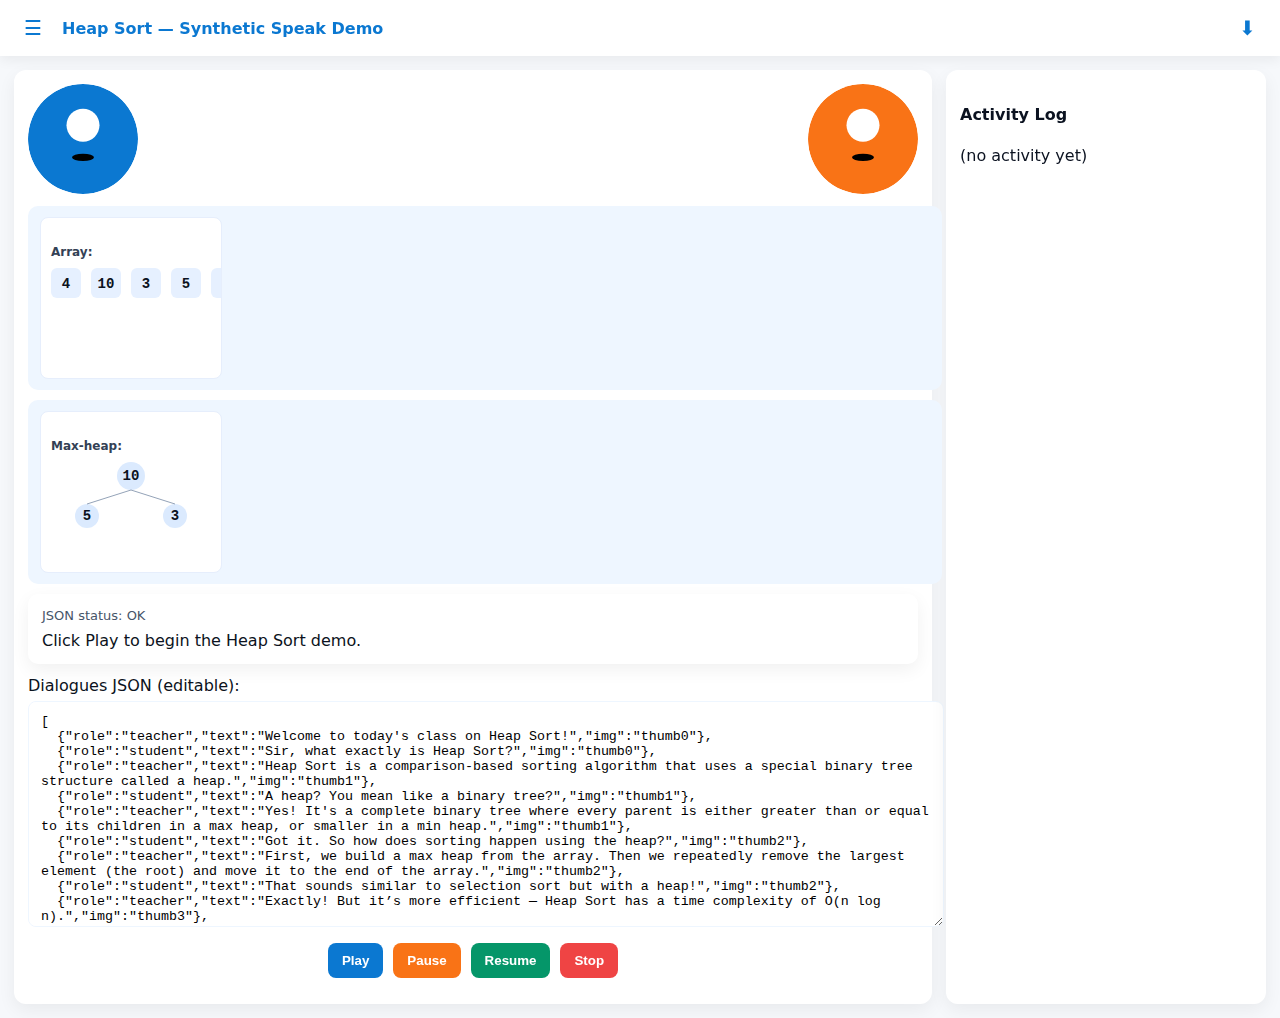
<file: index.html>
<!doctype html>
<html lang="en">
<head>
<meta charset="utf-8" />
<meta name="viewport" content="width=device-width,initial-scale=1" />
<title>Heap Sort — Synthetic Speak Demo (Dashboard)</title>
<style>
  :root{--blue:#0b78d1;--orange:#f97316}
  body{font-family:Inter,system-ui,Arial,sans-serif;background:#f6f8fb;margin:0;padding:0;color:#0b1220}
  header{background:#fff;padding:10px 16px;box-shadow:0 4px 12px rgba(0,0,0,0.06);display:flex;align-items:center;justify-content:space-between;gap:12px;position:relative;z-index:200}
  .brand{font-weight:800;font-size:16px;color:var(--blue)}
  .icon-btn{background:transparent;border:0;padding:8px;border-radius:8px;cursor:pointer;display:inline-flex;align-items:center;justify-content:center;color:var(--blue);font-size:20px;line-height:1}

  .layout{display:grid;grid-template-columns:1fr 320px;gap:14px;padding:14px}
  .panel{background:#fff;border-radius:12px;padding:14px;box-shadow:0 6px 18px rgba(0,0,0,0.06)}

  .avatars{display:flex;justify-content:space-between;align-items:center;margin-bottom:12px}
  .avatar{width:110px;height:110px;border-radius:50%;overflow:hidden}

  .slide{position:relative;margin:10px auto;width:100%;height:160px;background:#eef6ff;border-radius:10px;display:flex;align-items:center;gap:12px;font-weight:600;padding:12px}
  .slide .slide-image{width:180px;height:100%;flex:0 0 180px;border-radius:8px;display:flex;align-items:center;justify-content:center;overflow:auto;background:white;border:1px solid #e6eefc}
  .slide .slide-image img{max-width:100%;height:auto;display:block}
  .slide .slide-text{flex:1;padding:8px;overflow:auto}
  .slide.teacher{background:linear-gradient(90deg, rgba(11,120,209,0.06), rgba(255,255,255,0));border:1px solid rgba(11,120,209,0.12)}
  .slide.student{background:linear-gradient(90deg, rgba(249,115,22,0.06), rgba(255,255,255,0));border:1px solid rgba(249,115,22,0.12)}
  .slide-badge{position:absolute;top:8px;right:12px;padding:6px 8px;border-radius:999px;font-weight:700;font-size:12px;color:white}
  .slide-badge.teacher{background:var(--blue)}
  .slide-badge.student{background:var(--orange)}

  .dialogue-box{background:#fff;border-radius:10px;padding:14px;margin-top:10px;box-shadow:0 6px 18px rgba(2,6,23,0.06)}
  .status{font-size:13px;color:#475569;margin-bottom:8px}

  footer.controls{display:flex;justify-content:center;gap:10px;padding:12px}
  .btn{padding:10px 14px;border:none;border-radius:8px;color:#fff;font-weight:700;cursor:pointer}
  .primary{background:var(--blue)}
  .warn{background:var(--orange)}
  .success{background:#059669}
  .danger{background:#ef4444}

  /* drawer uses display block / none per request */
  .drawer{display:none;position:fixed;top:0;left:0;width:340px;height:100vh;background:#fff;box-shadow:4px 0 24px rgba(2,6,23,0.12);z-index:210;padding:18px;overflow:auto}
  .drawer.open{display:block}
  .drawer-backdrop{display:none;position:fixed;inset:0;background:rgba(3,7,18,0.35);z-index:205}
  .drawer-backdrop.open{display:block}

  .mini-widget{position:fixed;top:12px;right:12px;width:56px;height:56px;border-radius:10px;background:linear-gradient(135deg,var(--blue),#60a5fa);display:flex;align-items:center;justify-content:center;color:white;font-weight:800;box-shadow:0 6px 20px rgba(2,6,23,0.18);z-index:200;visibility:hidden;opacity:0;transform:translateY(-6px);transition:all .18s ease}
  .mini-widget.show{visibility:visible;opacity:1;transform:translateY(0)}

  .history{display:flex;flex-direction:column;gap:8px;max-height:60vh;overflow:auto}

  textarea.json-input{width:100%;height:200px;padding:12px;border-radius:8px;border:1px solid #eef6ff;font-family:monospace}

  @media(max-width:900px){.layout{grid-template-columns:1fr}}
</style>
</head>
<body>
<header>
  <div style="display:flex;align-items:center;gap:12px">
    <button id="openDrawerBtn" class="icon-btn" aria-label="Open drawer">☰</button>
    <div class="brand">Heap Sort — Synthetic Speak Demo</div>
  </div>
  <div style="display:flex;align-items:center;gap:8px">
    <button id="collapseBtn" class="icon-btn" aria-label="Collapse to mini">⬇︎</button>
  </div>
</header>

<!-- Drawer + backdrop -->
<aside class="drawer" id="drawer">
  <h3>Voice Controls</h3>
  <p style="color:#475569">Choose voices and rates for teacher & student.</p>
  <label style="display:block;margin-top:8px">Teacher Voice
    <select id="teacherVoiceSelect" style="width:100%;padding:8px;border-radius:8px;border:1px solid #eef6ff"></select>
  </label>
  <label style="display:block;margin-top:8px">Teacher Rate
    <input id="teacherRate" type="range" min="0.6" max="1.5" step="0.05" value="1" style="width:100%" />
  </label>
  <hr style="margin:12px 0" />
  <label style="display:block;margin-top:8px">Student Voice
    <select id="studentVoiceSelect" style="width:100%;padding:8px;border-radius:8px;border:1px solid #eef6ff"></select>
  </label>
  <label style="display:block;margin-top:8px">Student Rate
    <input id="studentRate" type="range" min="0.6" max="1.5" step="0.05" value="1" style="width:100%" />
  </label>
  <div style="display:flex;gap:8px;margin-top:12px">
    <button id="drawerCloseBtn" class="btn primary">Done</button>
    <button id="resetVoicesBtn" class="btn" style="background:#eef6ff;color:var(--blue)">Reset</button>
  </div>
</aside>
<div class="drawer-backdrop" id="drawerBackdrop"></div>

<div class="mini-widget" id="miniWidget"><button id="restoreBtn" style="background:transparent;border:0;color:white;cursor:pointer" aria-label="Restore">⇪</button></div>

<div class="layout">
  <div class="panel" id="mainPanel">
    <div class="avatars">
      <svg id="teacherAvatar" class="avatar" viewBox="0 0 120 120"><circle cx="60" cy="60" r="60" fill="#0b78d1"/><circle cx="60" cy="45" r="18" fill="#fff"/><g class="mouth" transform="translate(0,0)"><ellipse cx="60" cy="80" rx="12" ry="4" fill="#000"/></g></svg>
      <svg id="studentAvatar" class="avatar" viewBox="0 0 120 120"><circle cx="60" cy="60" r="60" fill="#f97316"/><circle cx="60" cy="45" r="18" fill="#fff"/><g class="mouth" transform="translate(0,0)"><ellipse cx="60" cy="80" rx="12" ry="4" fill="#000"/></g></svg>
    </div>

    <div class="slide" id="slideTop">
      <div class="slide-image" id="slideTopImage"></div>
      <div class="slide-text" id="slideTopText"></div>
      <div class="slide-badge" id="slideTopBadge"></div>
    </div>

    <div class="slide" id="slideBottom">
      <div class="slide-image" id="slideBottomImage"></div>
      <div class="slide-text" id="slideBottomText"></div>
      <div class="slide-badge" id="slideBottomBadge"></div>
    </div>

    <div class="dialogue-box">
      <div id="jsonStatus" class="status">JSON status: OK</div>
      <div id="currentSpeaker" style="font-weight:700"></div>
      <div id="currentDialogue">Click Play to begin the Heap Sort demo.</div>
    </div>

    <div style="margin-top:12px">
      <label style="display:block;margin-bottom:6px">Dialogues JSON (editable):</label>
      <textarea id="dialoguesText" class="json-input">[
  {"role":"teacher","text":"Welcome to today's class on Heap Sort!","img":"thumb0"},
  {"role":"student","text":"Sir, what exactly is Heap Sort?","img":"thumb0"},
  {"role":"teacher","text":"Heap Sort is a comparison-based sorting algorithm that uses a special binary tree structure called a heap.","img":"thumb1"},
  {"role":"student","text":"A heap? You mean like a binary tree?","img":"thumb1"},
  {"role":"teacher","text":"Yes! It's a complete binary tree where every parent is either greater than or equal to its children in a max heap, or smaller in a min heap.","img":"thumb1"},
  {"role":"student","text":"Got it. So how does sorting happen using the heap?","img":"thumb2"},
  {"role":"teacher","text":"First, we build a max heap from the array. Then we repeatedly remove the largest element (the root) and move it to the end of the array.","img":"thumb2"},
  {"role":"student","text":"That sounds similar to selection sort but with a heap!","img":"thumb2"},
  {"role":"teacher","text":"Exactly! But it’s more efficient — Heap Sort has a time complexity of O(n log n).","img":"thumb3"},
  {"role":"student","text":"Could you walk me through an example?","img":"thumb0"},
  {"role":"teacher","text":"Sure! Let's take [4, 10, 3, 5, 1]. We first build a max heap so the largest number 10 is at the root.","img":"thumb1"},
  {"role":"student","text":"Then we swap 10 with the last element and reduce the heap size?","img":"thumb2"},
  {"role":"teacher","text":"Yes! We heapify the remaining elements, repeat the process, and finally we get a sorted array [1, 3, 4, 5, 10].","img":"thumb4"},
  {"role":"student","text":"That's neat! And it works in-place too, right?","img":"thumb4"},
  {"role":"teacher","text":"Correct. No extra arrays are needed. That’s why Heap Sort is very memory-efficient.","img":"thumb4"}
]</textarea>
    </div>

    <footer class="controls">
      <button id="playBtn" class="btn primary">Play</button>
      <button id="pauseBtn" class="btn warn">Pause</button>
      <button id="resumeBtn" class="btn success">Resume</button>
      <button id="stopBtn" class="btn danger">Stop</button>
    </footer>
  </div>

  <aside class="panel" id="rightPanel">
    <h4>Activity Log</h4>
    <div id="history" class="history">(no activity yet)</div>
  </aside>
</div>

<script>
// DOM
const openDrawerBtn = document.getElementById('openDrawerBtn');
const drawer = document.getElementById('drawer');
const drawerBackdrop = document.getElementById('drawerBackdrop');
const drawerCloseBtn = document.getElementById('drawerCloseBtn');
const resetVoicesBtn = document.getElementById('resetVoicesBtn');
const collapseBtn = document.getElementById('collapseBtn');
const miniWidget = document.getElementById('miniWidget');
const restoreBtn = document.getElementById('restoreBtn');
const teacherVoiceSelect = document.getElementById('teacherVoiceSelect');
const studentVoiceSelect = document.getElementById('studentVoiceSelect');
const teacherRate = document.getElementById('teacherRate');
const studentRate = document.getElementById('studentRate');
const playBtn = document.getElementById('playBtn');
const pauseBtn = document.getElementById('pauseBtn');
const resumeBtn = document.getElementById('resumeBtn');
const stopBtn = document.getElementById('stopBtn');
const slideTopText = document.getElementById('slideTopText');
const slideBottomText = document.getElementById('slideBottomText');
const slideTopImage = document.getElementById('slideTopImage');
const slideBottomImage = document.getElementById('slideBottomImage');
const slideTopBadge = document.getElementById('slideTopBadge');
const slideBottomBadge = document.getElementById('slideBottomBadge');
const historyEl = document.getElementById('history');
const currentSpeaker = document.getElementById('currentSpeaker');
const currentDialogue = document.getElementById('currentDialogue');
const teacherAvatar = document.getElementById('teacherAvatar');
const studentAvatar = document.getElementById('studentAvatar');
const dialoguesText = document.getElementById('dialoguesText');
const jsonStatus = document.getElementById('jsonStatus');

// Drawer handlers
function toggleDrawer(open){
  if(open){ drawer.classList.add('open'); drawerBackdrop.classList.add('open'); populateVoices(); setTimeout(()=>{ if(teacherVoiceSelect) teacherVoiceSelect.focus(); },120); }
  else { drawer.classList.remove('open'); drawerBackdrop.classList.remove('open'); }
}
openDrawerBtn.addEventListener('click', ()=>toggleDrawer(true));
drawerBackdrop.addEventListener('click', ()=>toggleDrawer(false));
if(drawerCloseBtn) drawerCloseBtn.addEventListener('click', ()=>toggleDrawer(false));
if(resetVoicesBtn) resetVoicesBtn.addEventListener('click', ()=>{ teacherVoiceSelect.selectedIndex=0; studentVoiceSelect.selectedIndex=1; teacherRate.value=1; studentRate.value=1; populateVoices(); });
window.addEventListener('keydown',(e)=>{ if(e.key === 'Escape') toggleDrawer(false); });

// Collapse / restore
collapseBtn.addEventListener('click', ()=>{ document.querySelector('.layout').style.display='none'; miniWidget.classList.add('show'); });
if(restoreBtn) restoreBtn.addEventListener('click', ()=>{ document.querySelector('.layout').style.display='grid'; miniWidget.classList.remove('show'); });

// thumb SVGs (illustrative images for slides)
const thumbs = [
  // initial array
  `<svg viewBox="0 0 180 120" xmlns="http://www.w3.org/2000/svg"><rect width="180" height="120" fill="#fff"/><text x="10" y="18" font-size="12" fill="#334155">Array:</text><g font-family="monospace" font-size="14" fill="#0b1220"><rect x="10" y="30" width="30" height="30" rx="6" fill="#e6f0ff"/><text x="25" y="50" text-anchor="middle">4</text><rect x="50" y="30" width="30" height="30" rx="6" fill="#e6f0ff"/><text x="65" y="50" text-anchor="middle">10</text><rect x="90" y="30" width="30" height="30" rx="6" fill="#e6f0ff"/><text x="105" y="50" text-anchor="middle">3</text><rect x="130" y="30" width="30" height="30" rx="6" fill="#e6f0ff"/><text x="145" y="50" text-anchor="middle">5</text><rect x="170" y="30" width="30" height="30" rx="6" fill="#e6f0ff"/><text x="185" y="50" text-anchor="middle">1</text></g></svg>`,
  // heapified
  `<svg viewBox="0 0 180 120" xmlns="http://www.w3.org/2000/svg"><rect width="180" height="120" fill="#fff"/><text x="10" y="18" font-size="12" fill="#334155">Max-heap:</text><g font-family="monospace" font-size="14" fill="#0b1220"><circle cx="90" cy="44" r="14" fill="#dbeafe"/><text x="90" y="48" text-anchor="middle">10</text><circle cx="46" cy="84" r="12" fill="#dbeafe"/><text x="46" y="88" text-anchor="middle">5</text><circle cx="134" cy="84" r="12" fill="#dbeafe"/><text x="134" y="88" text-anchor="middle">3</text><line x1="90" y1="58" x2="46" y2="72" stroke="#94a3b8"/><line x1="90" y1="58" x2="134" y2="72" stroke="#94a3b8"/></g></svg>`,
  // swap root with last
  `<svg viewBox="0 0 180 120" xmlns="http://www.w3.org/2000/svg"><rect width="180" height="120" fill="#fff"/><text x="10" y="18" font-size="12" fill="#334155">Swap root &amp; end:</text><g font-family="monospace" font-size="14" fill="#0b1220"><rect x="10" y="30" width="30" height="30" rx="6" fill="#fee2e2"/><text x="25" y="50" text-anchor="middle">1</text><rect x="50" y="30" width="30" height="30" rx="6" fill="#e6f0ff"/><text x="65" y="50" text-anchor="middle">5</text><rect x="90" y="30" width="30" height="30" rx="6" fill="#e6f0ff"/><text x="105" y="50" text-anchor="middle">3</text><rect x="130" y="30" width="30" height="30" rx="6" fill="#fde68a"/><text x="145" y="50" text-anchor="middle">10</text></g></svg>`,
  // heapify remaining
  `<svg viewBox="0 0 180 120" xmlns="http://www.w3.org/2000/svg"><rect width="180" height="120" fill="#fff"/><text x="10" y="18" font-size="12" fill="#334155">Heapify remaining:</text><g font-family="monospace" font-size="14" fill="#0b1220"><rect x="10" y="30" width="30" height="30" rx="6" fill="#e6f0ff"/><text x="25" y="50" text-anchor="middle">1</text><rect x="50" y="30" width="30" height="30" rx="6" fill="#fde68a"/><text x="65" y="50" text-anchor="middle">5</text><rect x="90" y="30" width="30" height="30" rx="6" fill="#e6f0ff"/><text x="105" y="50" text-anchor="middle">3</text></g></svg>`,
  // sorted
  `<svg viewBox="0 0 180 120" xmlns="http://www.w3.org/2000/svg"><rect width="180" height="120" fill="#fff"/><text x="10" y="18" font-size="12" fill="#334155">Sorted:</text><g font-family="monospace" font-size="14" fill="#0b1220"><rect x="10" y="30" width="30" height="30" rx="6" fill="#dcfce7"/><text x="25" y="50" text-anchor="middle">1</text><rect x="50" y="30" width="30" height="30" rx="6" fill="#dcfce7"/><text x="65" y="50" text-anchor="middle">3</text><rect x="90" y="30" width="30" height="30" rx="6" fill="#dcfce7"/><text x="105" y="50" text-anchor="middle">4</text><rect x="130" y="30" width="30" height="30" rx="6" fill="#dcfce7"/><text x="145" y="50" text-anchor="middle">5</text><rect x="170" y="30" width="30" height="30" rx="6" fill="#dcfce7"/><text x="185" y="50" text-anchor="middle">10</text></g></svg>`
];
let tIndex = 0; function nextThumb(){ return thumbs[tIndex++ % thumbs.length]; }

// voice population
let voices = [];
function populateVoices(){
  voices = speechSynthesis.getVoices() || [];
  if(!voices.length){ setTimeout(populateVoices,300); return; }
  const teacherVoiceSelect = document.getElementById('teacherVoiceSelect');
  const studentVoiceSelect = document.getElementById('studentVoiceSelect');
  teacherVoiceSelect.innerHTML=''; studentVoiceSelect.innerHTML='';
  voices.forEach(v=>{ teacherVoiceSelect.appendChild(new Option(`${v.name} — ${v.lang}`, v.name)); studentVoiceSelect.appendChild(new Option(`${v.name} — ${v.lang}`, v.name)); });
  if(voices.length){ teacherVoiceSelect.value = voices[0].name; studentVoiceSelect.value = voices[Math.min(1,voices.length-1)].name; }
}
speechSynthesis.onvoiceschanged = populateVoices; setTimeout(populateVoices,500);

// parsing
function parseDialogues(){
  const raw = document.getElementById('dialoguesText').value.trim(); if(!raw) return [];
  try{
    const parsed = JSON.parse(raw);
    if(Array.isArray(parsed) && parsed.every(it=>it.role && it.text)){
      document.getElementById('jsonStatus').textContent = 'JSON status: OK';
      return parsed.map(it=>({ role: String(it.role).toLowerCase(), text: String(it.text), img: it.img || null }));
    }
    document.getElementById('jsonStatus').textContent = 'JSON status: Invalid structure';
    return [];
  }catch(e){ document.getElementById('jsonStatus').textContent = 'JSON status: parse error'; return []; }
}

// helper to set image into slide-image container. supports:
//  - 'thumbN' keys (maps to internal thumbs array)
//  - data: or http(s) URLs (rendered via <img>)
function setSlideImage(container, imgKey){
  if(!container) return;
  if(!imgKey){ container.innerHTML = ''; return; }
  if(typeof imgKey === 'string' && imgKey.startsWith('thumb')){
    const idx = parseInt(imgKey.replace('thumb',''),10) || 0;
    container.innerHTML = thumbs[idx % thumbs.length] || '';
    return;
  }
  if(typeof imgKey === 'string' && (imgKey.startsWith('data:') || imgKey.startsWith('http'))){
    // safe rendering as an <img>
    container.innerHTML = `<img src="${imgKey}" alt="slide image">`;
    return;
  }
  // fallback: stringify
  container.textContent = String(imgKey);
}

// slide update (text + image + badge)
function pushSlide(line){
  const topText = document.getElementById('slideTopText');
  const bottomText = document.getElementById('slideBottomText');
  const topImage = document.getElementById('slideTopImage');
  const bottomImage = document.getElementById('slideBottomImage');
  const topBadge = document.getElementById('slideTopBadge');
  const bottomBadge = document.getElementById('slideBottomBadge');

  // shift bottom -> top
  topText.innerHTML = bottomText.innerHTML;
  topImage.innerHTML = bottomImage.innerHTML;
  topBadge.className = bottomBadge.className;
  topBadge.textContent = bottomBadge.textContent;

  // set bottom to new
  bottomText.innerHTML = line.text;
  // set image: prefer explicit img key from JSON; fallback to next internal thumb
  if(line.img){ setSlideImage(bottomImage, line.img); }
  else { bottomImage.innerHTML = nextThumb(); }
  bottomBadge.className = 'slide-badge ' + (line.role==='teacher' ? 'teacher' : 'student');
  bottomBadge.textContent = line.role==='teacher' ? 'Teacher' : 'Student';

  // add to history
  const row = document.createElement('div'); row.textContent = `${line.role.toUpperCase()}: ${line.text}`; document.getElementById('history').prepend(row);
}

// mouth animation
function animateMouth(avatar){ const mouth = avatar.querySelector('.mouth ellipse'); if(!mouth) return null; let s=1; return setInterval(()=>{ s = s===1?1.3:1; mouth.setAttribute('transform', `scale(1,${s})`); }, 200); }

function speakLine(line){
  return new Promise(res=>{
    const u = new SpeechSynthesisUtterance(line.text);
    const teacherVoiceSelect = document.getElementById('teacherVoiceSelect');
    const studentVoiceSelect = document.getElementById('studentVoiceSelect');
    const vName = (line.role==='teacher') ? teacherVoiceSelect.value : studentVoiceSelect.value;
    const v = voices.find(x=>x.name===vName) || voices.find(x=>/en/i.test(x.lang)) || null;
    if(v) u.voice = v;
    u.rate = (line.role==='teacher') ? parseFloat(teacherRate.value) : parseFloat(studentRate.value);
    let anim = null;
    u.onstart = ()=>{
      currentSpeaker.textContent = (line.role==='teacher') ? 'Teacher:' : 'Student:';
      currentDialogue.textContent = line.text;
      pushSlide(line);
      const avatar = (line.role==='teacher') ? teacherAvatar : studentAvatar;
      anim = animateMouth(avatar);
    };
    u.onend = ()=>{
      if(anim) clearInterval(anim);
      const avatar = (line.role==='teacher') ? teacherAvatar : studentAvatar;
      const mouth = avatar.querySelector('.mouth ellipse'); if(mouth) mouth.setAttribute('transform','scale(1,1)');
      setTimeout(res,120);
    };
    speechSynthesis.speak(u);
  });
}

let paused=false, stopped=false;
async function playAll(){
  const lines = parseDialogues(); if(lines.length===0){ currentDialogue.textContent='No valid dialogues found.'; return; }
  if(speechSynthesis.speaking) speechSynthesis.cancel(); paused=false; stopped=false;
  for(const l of lines){ if(stopped) break; await speakLine(l); while(paused && !stopped) await new Promise(r=>setTimeout(r,150)); }
  if(!stopped){ currentSpeaker.textContent=''; currentDialogue.textContent='All dialogues finished.'; }
}

// controls
playBtn.addEventListener('click', ()=>{ stopped=false; paused=false; playAll(); });
pauseBtn.addEventListener('click', ()=>{ if(speechSynthesis.speaking) { speechSynthesis.pause(); paused=true; } });
resumeBtn.addEventListener('click', ()=>{ if(paused){ speechSynthesis.resume(); paused=false; } });
stopBtn.addEventListener('click', ()=>{ if(speechSynthesis.speaking||paused){ speechSynthesis.cancel(); stopped=true; paused=false; currentDialogue.textContent='Playback stopped.'; } });

// initialise first two slide images
setSlideImage(document.getElementById('slideTopImage'),'thumb0');
setSlideImage(document.getElementById('slideBottomImage'),'thumb1');

</script>
</body>
</html>
</file>
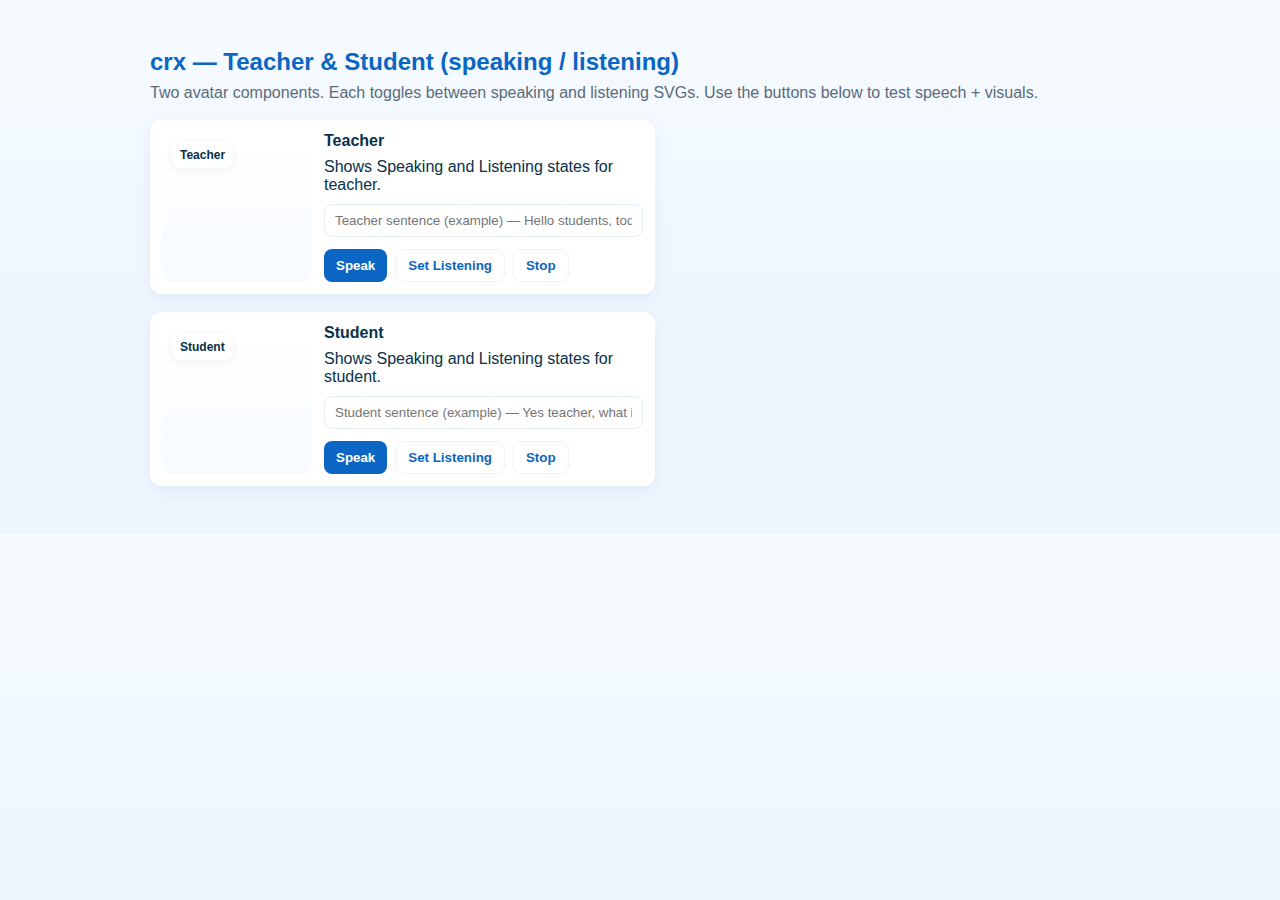
<file: crx.html>
<!doctype html>
<html lang="en">
<head>
<meta charset="utf-8" />
<meta name="viewport" content="width=device-width,initial-scale=1" />
<title>crx — Teacher & Student Avatars (speaking/listening)</title>
<style>
  :root{
    --bg:#f6fbff; --card:#fff; --accent:#0a66c2; --muted:#5b6b7a;
  }
  body{
    margin:0; font-family:Inter, "Segoe UI", Arial, sans-serif;
    background:linear-gradient(180deg,var(--bg), #eef6ff 60%);
    color:#08314b; -webkit-font-smoothing:antialiased;
  }
  .crx_page{
    max-width:980px; margin:28px auto; padding:20px;
  }
  h2{ margin:0 0 8px; color:var(--accent); }
  p.crx_note{ margin:6px 0 18px; color:var(--muted); }

  .crx_layout{
    display:flex; gap:18px; align-items:flex-start; flex-wrap:wrap;
  }

  /* Avatar card */
  .crx_card{
    background:var(--card); border-radius:12px; padding:12px;
    box-shadow: 0 6px 18px rgba(3,19,40,0.06);
    width:calc(50% - 9px); min-width:260px;
    display:flex; gap:12px; align-items:center;
  }
  .crx_avatar_zone{
    width:150px; height:150px; border-radius:12px; position:relative;
    overflow:hidden; display:flex; align-items:center; justify-content:center;
    background:linear-gradient(180deg,#ffffff,#f7fbff);
  }
  .crx_avatar_label{
    position:absolute; left:10px; top:10px; background:rgba(255,255,255,0.85);
    padding:6px 8px; border-radius:8px; font-weight:700; font-size:12px;
    color:#05314b; box-shadow:0 2px 8px rgba(0,0,0,0.06);
  }
  /* highlight speaking */
  .crx_speaking {
    transform:scale(1.06); transition:transform 180ms ease, box-shadow 180ms ease;
    box-shadow:0 10px 30px rgba(0,102,204,0.16);
  }
  .crx_listening { transform:scale(1); }

  /* small text area */
  .crx_info{ flex:1; min-width:0; }
  .crx_info p{ margin:0 0 8px 0; }
  .crx_controls{ display:flex; gap:8px; flex-wrap:wrap; margin-top:12px; }
  button.crx_btn{ padding:8px 12px; border-radius:8px; border:0; cursor:pointer; font-weight:700; background:var(--accent); color:#fff; }
  button.crx_btn.ghost{ background:transparent; color:var(--accent); border:1px solid rgba(10,102,194,0.08); }
  input.crx_input{ padding:8px 10px; border-radius:8px; border:1px solid #e6eef9; width:100%; box-sizing:border-box; }

  @media (max-width:720px){
    .crx_card{ width:100%; }
    .crx_avatar_zone{ width:120px; height:120px; }
  }
</style>
</head>
<body>
  <div class="crx_page">
    <h2>crx — Teacher & Student (speaking / listening)</h2>
    <p class="crx_note">Two avatar components. Each toggles between speaking and listening SVGs. Use the buttons below to test speech + visuals.</p>

    <div class="crx_layout">
      <!-- Teacher card -->
      <div class="crx_card" id="crx_card_teacher">
        <div class="crx_avatar_zone" id="crx_avatar_zone_teacher" aria-hidden="false">
          <div class="crx_avatar_label">Teacher</div>
          <div id="crx_avatar_teacher_inner" aria-live="polite"></div>
        </div>
        <div class="crx_info">
          <p style="font-weight:700">Teacher</p>
          <p class="crx_small">Shows Speaking and Listening states for teacher.</p>

          <div style="margin-top:10px">
            <input id="crx_teacher_text" class="crx_input" placeholder="Teacher sentence (example) — Hello students, today we learn arrays." />
          </div>

          <div class="crx_controls">
            <button class="crx_btn" id="crx_btn_teacher_speak">Speak</button>
            <button class="crx_btn ghost" id="crx_btn_teacher_listen">Set Listening</button>
            <button class="crx_btn ghost" id="crx_btn_teacher_stop">Stop</button>
          </div>
        </div>
      </div>

      <!-- Student card -->
      <div class="crx_card" id="crx_card_student">
        <div class="crx_avatar_zone" id="crx_avatar_zone_student" aria-hidden="false">
          <div class="crx_avatar_label">Student</div>
          <div id="crx_avatar_student_inner" aria-live="polite"></div>
        </div>
        <div class="crx_info">
          <p style="font-weight:700">Student</p>
          <p class="crx_small">Shows Speaking and Listening states for student.</p>

          <div style="margin-top:10px">
            <input id="crx_student_text" class="crx_input" placeholder="Student sentence (example) — Yes teacher, what is an array?" />
          </div>

          <div class="crx_controls">
            <button class="crx_btn" id="crx_btn_student_speak">Speak</button>
            <button class="crx_btn ghost" id="crx_btn_student_listen">Set Listening</button>
            <button class="crx_btn ghost" id="crx_btn_student_stop">Stop</button>
          </div>
        </div>
      </div>
    </div>
  </div>

<script>
/* -------------------------
   crx helper: wait
   ------------------------- */
function crx_wait(ms){ return new Promise(resolve => setTimeout(resolve, ms)); }

/* -------------------------
   Inline SVG templates
   Each function returns a string with SVG markup for the desired state.
   ------------------------- */
function crx_svg_teacher_speaking(){
  return `
  <svg viewBox="0 0 140 140" xmlns="http://www.w3.org/2000/svg" role="img" aria-label="Teacher speaking">
    <defs>
      <linearGradient id="crx_grad_t_s" x1="0" x2="1"><stop offset="0" stop-color="#bfe9ff"/><stop offset="1" stop-color="#8fd7ff"/></linearGradient>
    </defs>
    <rect x="6" y="6" width="128" height="128" rx="16" fill="url(#crx_grad_t_s)"/>
    <g transform="translate(26,26)">
      <circle cx="26" cy="26" r="18" fill="#fff" stroke="#cdeeff" stroke-width="2"/>
      <rect x="6" y="52" rx="8" width="40" height="18" fill="#fff" stroke="#cdeeff" stroke-width="2"/>
      <g stroke="#435b72" stroke-width="1.6" fill="none">
        <circle cx="14" cy="24" r="4.5"/><circle cx="38" cy="24" r="4.5"/><line x1="18" y1="24" x2="34" y2="24"/>
      </g>
    </g>
    <!-- megaphone -->
    <g transform="translate(72,36)">
      <rect x="0" y="6" width="30" height="16" rx="3" fill="#fff" opacity="0.92" stroke="#d8f0ff"/>
      <polygon points="30,6 44,0 44,28 30,22" fill="#fff" opacity="0.92" stroke="#d8f0ff"/>
      <g class="crx_wave" fill="none" stroke="#0077dd" stroke-width="2" opacity="0.95">
        <path d="M46 14 C52 6,60 6,66 14" />
        <path d="M50 14 C56 9,62 9,68 14" stroke-opacity="0.6"/>
      </g>
    </g>
  </svg>`;
}

function crx_svg_teacher_listening(){
  return `
  <svg viewBox="0 0 140 140" xmlns="http://www.w3.org/2000/svg" role="img" aria-label="Teacher listening">
    <defs><linearGradient id="crx_grad_t_l" x1="0" x2="1"><stop offset="0" stop-color="#ffffff"/><stop offset="1" stop-color="#f0fbff"/></linearGradient></defs>
    <rect x="6" y="6" width="128" height="128" rx="16" fill="url(#crx_grad_t_l)"/>
    <g transform="translate(26,26)">
      <circle cx="26" cy="26" r="18" fill="#fff" stroke="#e6f6ff" stroke-width="2"/>
      <rect x="6" y="52" rx="8" width="40" height="18" fill="#fff" stroke="#e6f6ff" stroke-width="2"/>
      <!-- ear/listen icon -->
      <g transform="translate(60,20)" stroke="#4a6a84" stroke-width="1.6" fill="none">
        <path d="M6 6 C10 2,18 2,24 6 C28 9,28 18,24 22" />
        <circle cx="6" cy="12" r="1.6" fill="#4a6a84"/>
      </g>
    </g>
    <text x="12" y="124" font-size="9" fill="#576b7f">Listening</text>
  </svg>`;
}

function crx_svg_student_speaking(){
  return `
  <svg viewBox="0 0 140 140" xmlns="http://www.w3.org/2000/svg" role="img" aria-label="Student speaking">
    <defs><linearGradient id="crx_grad_s_s" x1="0" x2="1"><stop offset="0" stop-color="#fff6d8"/><stop offset="1" stop-color="#ffeaa0"/></linearGradient></defs>
    <rect x="6" y="6" width="128" height="128" rx="16" fill="url(#crx_grad_s_s)"/>
    <g transform="translate(26,26)">
      <circle cx="26" cy="26" r="18" fill="#fff" stroke="#fde9b7" stroke-width="2"/>
      <rect x="6" y="52" rx="7" width="40" height="18" fill="#fff" stroke="#fde9b7" stroke-width="2"/>
      <path d="M8 22 C18 6,36 6,46 22" fill="#ffd88a" stroke="none"/>
    </g>
    <g transform="translate(72,36)">
      <rect x="0" y="6" width="34" height="18" rx="6" fill="#fff" stroke="#ffd48a"/>
      <polygon points="12,24 6,30 18,26" fill="#fff" stroke="#ffd48a"/>
      <g class="crx_wave" fill="none" stroke="#c77400" stroke-width="2"><path d="M42 14 C48 6,56 6,62 14" /></g>
    </g>
  </svg>`;
}

function crx_svg_student_listening(){
  return `
  <svg viewBox="0 0 140 140" xmlns="http://www.w3.org/2000/svg" role="img" aria-label="Student listening">
    <defs><linearGradient id="crx_grad_s_l" x1="0" x2="1"><stop offset="0" stop-color="#fff"/><stop offset="1" stop-color="#fff9ec"/></linearGradient></defs>
    <rect x="6" y="6" width="128" height="128" rx="16" fill="url(#crx_grad_s_l)"/>
    <g transform="translate(26,26)">
      <circle cx="26" cy="26" r="18" fill="#fff" stroke="#fff4dc" stroke-width="2"/>
      <rect x="6" y="52" rx="7" width="40" height="18" fill="#fff" stroke="#fff4dc" stroke-width="2"/>
      <g transform="translate(64,28)" fill="none" stroke="#b07a00" stroke-width="1.6">
        <path d="M6 6 C10 2,18 2,24 6 C28 9,28 18,24 22" />
      </g>
    </g>
    <text x="12" y="124" font-size="9" fill="#7a8899">Listening</text>
  </svg>`;
}

/* -------------------------
   draw helpers that swap innerHTML and toggle classes
   ------------------------- */
function crx_drawTeacher(state){
  const inner = document.getElementById("crx_avatar_teacher_inner");
  const zone = document.getElementById("crx_avatar_zone_teacher");
  if(!inner || !zone) return;
  if(state === "speaking"){
    inner.innerHTML = crx_svg_teacher_speaking();
    zone.classList.add("crx_speaking");
    zone.classList.remove("crx_listening");
  } else {
    inner.innerHTML = crx_svg_teacher_listening();
    zone.classList.remove("crx_speaking");
    zone.classList.add("crx_listening");
  }
}

function crx_drawStudent(state){
  const inner = document.getElementById("crx_avatar_student_inner");
  const zone = document.getElementById("crx_avatar_zone_student");
  if(!inner || !zone) return;
  if(state === "speaking"){
    inner.innerHTML = crx_svg_student_speaking();
    zone.classList.add("crx_speaking");
    zone.classList.remove("crx_listening");
  } else {
    inner.innerHTML = crx_svg_student_listening();
    zone.classList.remove("crx_speaking");
    zone.classList.add("crx_listening");
  }
}

/* -------------------------
   Speech functions using SpeechSynthesis
   - toggles avatar visuals for the duration of speaking
   ------------------------- */
const crx_synth = window.speechSynthesis;
let crx_currentUtterance = null;

function crx_findVoiceByName(name){
  const vs = crx_synth.getVoices() || [];
  if(!name) return vs[0] || null;
  const exact = vs.find(v=>v.name===name);
  if(exact) return exact;
  return vs.find(v=>v.lang && v.lang.startsWith("en")) || vs[0] || null;
}

async function crx_teacherSpeak(sentence, voiceName){
  if(!sentence || !sentence.trim()) return;
  // stop any previous
  crx_teacherStop();
  crx_drawTeacher("speaking");
  // set student to listening visually
  crx_drawStudent("listening");

  const utt = new SpeechSynthesisUtterance(sentence);
  const v = crx_findVoiceByName(voiceName);
  if(v) utt.voice = v;
  utt.rate = 1.0; utt.pitch = 1.0; utt.volume = 1.0;

  // optional boundary highlight hooks could be added here
  utt.onend = () => {
    crx_drawTeacher("listening");
    crx_currentUtterance = null;
  };
  crx_currentUtterance = utt;
  crx_synth.speak(utt);
  return utt;
}

function crx_teacherStop(){
  if(crx_currentUtterance){
    crx_synth.cancel();
    crx_currentUtterance = null;
  }
  crx_drawTeacher("listening");
}

async function crx_studentSpeak(sentence, voiceName){
  if(!sentence || !sentence.trim()) return;
  crx_studentStop();
  crx_drawStudent("speaking");
  crx_drawTeacher("listening");

  const utt = new SpeechSynthesisUtterance(sentence);
  const v = crx_findVoiceByName(voiceName);
  if(v) utt.voice = v;
  utt.rate = 1.0; utt.pitch = 1.0; utt.volume = 1.0;

  utt.onend = () => {
    crx_drawStudent("listening");
    crx_currentUtterance = null;
  };
  crx_currentUtterance = utt;
  crx_synth.speak(utt);
  return utt;
}

function crx_studentStop(){
  if(crx_currentUtterance){
    crx_synth.cancel();
    crx_currentUtterance = null;
  }
  crx_drawStudent("listening");
}

/* -------------------------
   Wire up demo buttons
   ------------------------- */
document.getElementById("crx_btn_teacher_speak").addEventListener("click", ()=>{
  const text = document.getElementById("crx_teacher_text").value || "Hello students. Today we will learn arrays.";
  crx_teacherSpeak(text);
});
document.getElementById("crx_btn_teacher_stop").addEventListener("click", ()=> crx_teacherStop());
document.getElementById("crx_btn_teacher_listen").addEventListener("click", ()=> crx_drawTeacher("listening"));

document.getElementById("crx_btn_student_speak").addEventListener("click", ()=>{
  const text = document.getElementById("crx_student_text").value || "Yes teacher. What is an array?";
  crx_studentSpeak(text);
});
document.getElementById("crx_btn_student_stop").addEventListener("click", ()=> crx_studentStop());
document.getElementById("crx_btn_student_listen").addEventListener("click", ()=> crx_drawStudent("listening"));

/* initialize: both listening */
crx_drawTeacher("listening");
crx_drawStudent("listening");

/* ensure voices are loaded in Chrome (async) */
if(typeof speechSynthesis !== "undefined"){
  if(!speechSynthesis.getVoices().length){
    speechSynthesis.onvoiceschanged = ()=>{/* voices ready */};
  }
}
</script>
</body>
</html>
</file>
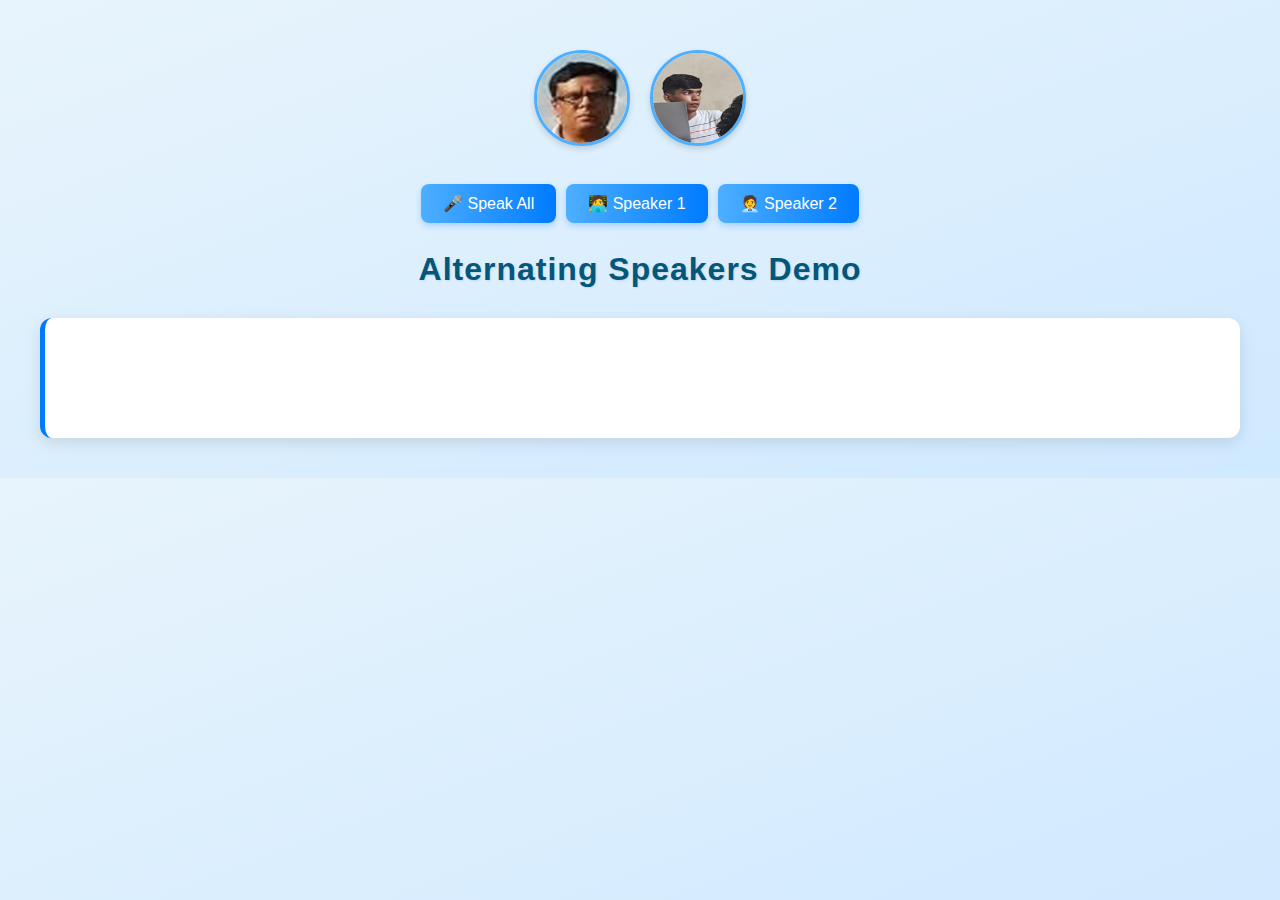
<file: speech.html>
<!DOCTYPE html>
<html lang="en">

<head>
  <meta charset="UTF-8">
  <meta name="viewport" content="width=device-width, initial-scale=1.0">
  <title>Alternating Speakers</title>
  <style>
    /* Overall theme */
    body {
      font-family: 'Segoe UI', Arial, sans-serif;
      background: linear-gradient(to bottom right, #e8f4fc, #cfe9ff);
      color: #03396c;
      margin: 0;
      padding: 40px;
    }

    h1 {
      text-align: center;
      color: #02577a;
      font-size: 2rem;
      margin-top: 10px;
      letter-spacing: 1px;
      text-shadow: 1px 1px 2px rgba(0, 0, 50, 0.1);
    }

    /* Button styling */
    button {
      background: linear-gradient(to right, #4dafff, #007bff);
      border: none;
      color: white;
      padding: 10px 22px;
      margin: 8px 5px;
      font-size: 16px;
      border-radius: 8px;
      cursor: pointer;
      transition: transform 0.2s ease, box-shadow 0.3s ease;
      box-shadow: 0 3px 6px rgba(0, 123, 255, 0.25);
    }

    button:hover {
      transform: translateY(-2px);
      box-shadow: 0 5px 12px rgba(0, 123, 255, 0.35);
    }

    button:active {
      transform: translateY(0);
      box-shadow: 0 2px 4px rgba(0, 123, 255, 0.3);
    }

    /* Image styling */
    img {
      width: 90px;
      height: 90px;
      border-radius: 50%;
      border: 3px solid #4dafff;
      margin: 10px;
      box-shadow: 0 3px 6px rgba(0, 0, 0, 0.15);
      transition: transform 0.3s ease;
    }

    img:hover {
      transform: scale(1.05);
    }

    /* Dialogue box */
    .dialogue-box {
      background: white;
      border-radius: 12px;
      border-left: 5px solid #007bff;
      padding: 20px;
      margin-top: 30px;
      box-shadow: 0 5px 15px rgba(0, 0, 0, 0.1);
      min-height: 80px;
      transition: box-shadow 0.3s ease;
    }

    .dialogue-box:hover {
      box-shadow: 0 8px 20px rgba(0, 0, 0, 0.15);
    }

    #dialogue-text {
      font-size: 18px;
      line-height: 1.6;
      color: #044a7f;
    }

    /* Layout alignment */
    .top-controls {
      display: flex;
      flex-wrap: wrap;
      justify-content: center;
      align-items: center;
      margin-bottom: 20px;
    }

    textarea {
      display: none;
    }
  </style>
</head>

<body>
  <div class="top-controls">
    <img src="pics/me.jpg" id="img1">
    <img src="pics/piyush.png.jpg" id="img2">
  </div>

  <div class="top-controls">
    <button onclick="crx_speakAll()">🎤 Speak All</button>
    <button onclick="crx_speak('Hello Champak',0,3000)">🧑‍💻 Speaker 1</button>
    <button onclick="crx_speak('Bye Champak',1,1000)">🧑‍💼 Speaker 2</button>
  </div>

  <h1>Alternating Speakers Demo</h1>

  <div class="dialogue-box">
    <p id="dialogue-text"></p>
  </div>

  <textarea id="txt">
    *Conversation: Champak Roy and Manoj — Understanding Bubble Sort*


Manoj: Sir, I keep hearing about Bubble Sort in DSA. But I don’t understand why it’s called that. Can you please explain?




Champak Roy: (smiling) Of course, Manoj. The name itself gives a hint — think of bubbles in water.  
When you blow bubbles, what happens?




Manoj: They rise to the top!




Champak Roy: Exactly! In Bubble Sort, the largest element “bubbles up” to the end of the list after each round of comparison.  
So, after the first pass, the biggest number is fixed at the last position.




Manoj: Oh! So it’s like a competition where the biggest number wins each round?




Champak Roy: (laughs) That’s one way to put it! Let’s take an example:  
[5, 1, 4, 2, 8]




Champak Roy: We’ll compare adjacent elements and swap if the left one is greater than the right one.  
👉 Compare 5 and 1 → swap → [1, 5, 4, 2, 8]  
Then 5 and 4 → swap → [1, 4, 5, 2, 8]  
Then 5 and 2 → swap → [1, 4, 2, 5, 8]  
Then 5 and 8 → no swap.  
After the first pass, 8 has reached its correct place!




Manoj: So after every pass, one largest element settles at the end?




Champak Roy: Exactly! That’s why the number of comparisons decreases with each pass.  


Let’s visualize it:

Initial:  [5][1][4][2][8]  
Pass 1:   [1][4][2][5][8]   ← 8 rises to top  
Pass 2:   [1][2][4][5][8]   ← 5 in place  
Sorted:   [1][2][4][5][8]




Manoj: That looks neat! Can we write pseudocode for this?




Champak Roy: Of course. Here’s the simple version:

for i = 0 to n-1:
    for j = 0 to n-i-2:
        if arr[j] > arr[j+1]:
            swap(arr[j], arr[j+1])




Manoj: So the inner loop compares neighbors, and the outer loop controls the passes?




Champak Roy: Correct. After each pass, the largest element is at the end, so we reduce comparisons next time.




Manoj: But Sir, what if the array is already sorted? Will it still do all passes?




Champak Roy: Very good question, Manoj!  
We can optimize it using a flag. If no swaps happen in a pass, the array is already sorted.

for i = 0 to n-1:
    swapped = false
    for j = 0 to n-i-2:
        if arr[j] > arr[j+1]:
            swap(arr[j], arr[j+1])
            swapped = true
    if not swapped:
        break




Manoj: So the loop stops early if no swap occurs. Smart!




Champak Roy: Exactly. Let’s dry run this on [3, 2, 1].

Pass 1: compare 3 & 2 → swap → [2, 3, 1]  
         compare 3 & 1 → swap → [2, 1, 3]  
Pass 2: compare 2 & 1 → swap → [1, 2, 3]  
Pass 3: no swaps → stop!




Manoj: So total 3 swaps, and the array is sorted. Nice!




Champak Roy: Right. And that’s how Bubble Sort works — easy to understand, but not the fastest.  

Let’s discuss efficiency:
- Best Case: O(n)
- Average Case: O(n²)
- Worst Case: O(n²)
- Space Complexity: O(1)
- Stable Sort: Yes




Manoj: So we use it mainly for learning, not real-world sorting?




Champak Roy: Exactly. It’s a “learning sort”. It helps you understand how comparisons and swaps work — the base of more advanced algorithms like Quick Sort and Merge Sort.




Manoj: That’s clear now, Sir. So Bubble Sort is:
1. Based on comparing adjacent elements.  
2. Moves the largest element to the end in each pass.  
3. Can be optimized with a flag.  
4. Has O(n²) time complexity in the worst case.




Champak Roy: Excellent summary, Manoj!  
Now you can code it easily in Python.

def bubble_sort(arr):
    n = len(arr)
    for i in range(n):
        swapped = False
        for j in range(0, n-i-1):
            if arr[j] > arr[j+1]:
                arr[j], arr[j+1] = arr[j+1], arr[j]
                swapped = True
        if not swapped:
            break
    return arr

print(bubble_sort([5, 1, 4, 2, 8]))




Manoj: (smiling) Thank you, Sir. I’ll remember — let the biggest bubble rise!




Champak Roy: (laughs) Well said, Manoj. That’s the Bubble Sort spirit!

  </textarea>

  <script src="speaker.js"></script>
</body>

</html>
</file>
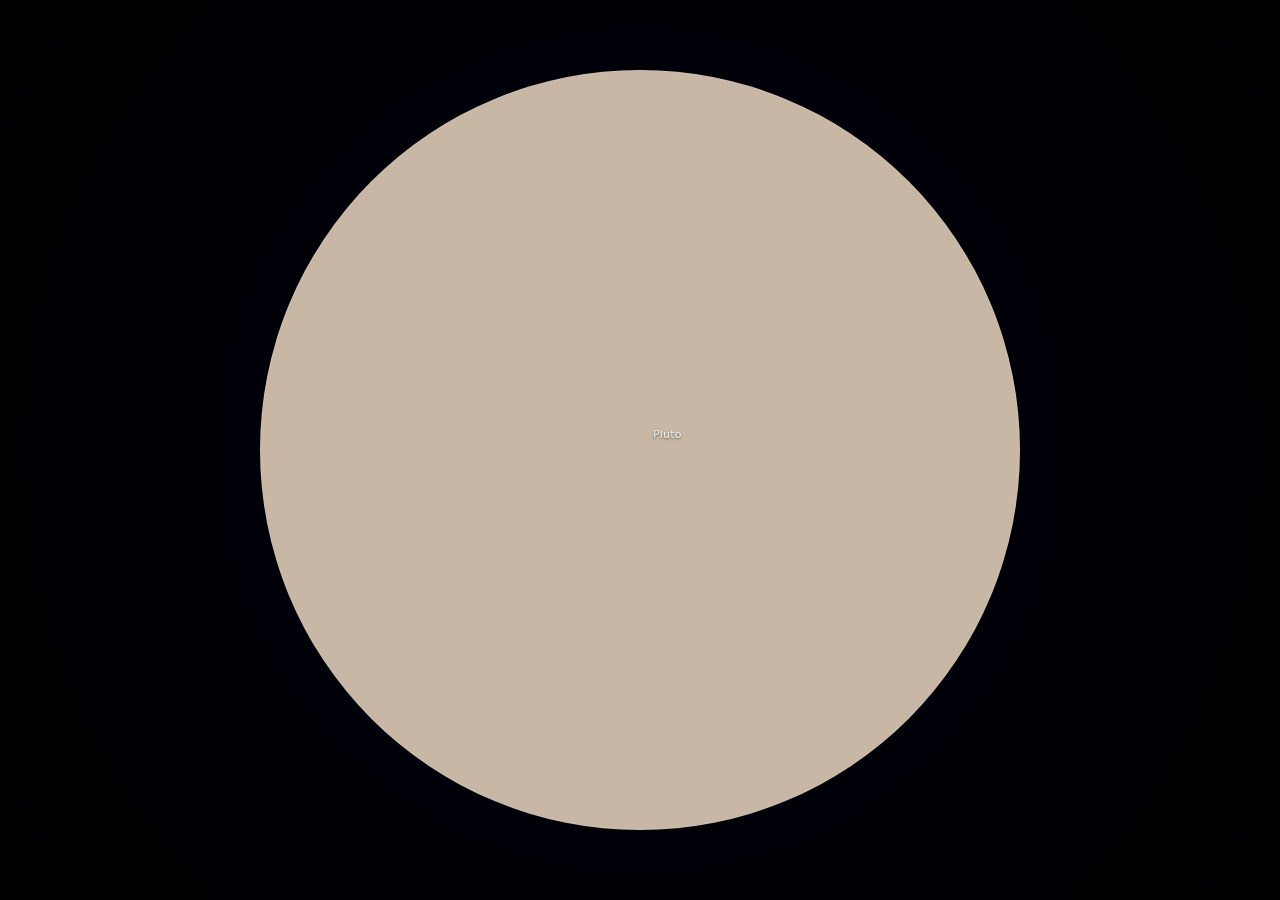
<file: ss.html>
<!DOCTYPE html>
<html lang="en">
<head>
  <meta charset="UTF-8" />
  <meta name="viewport" content="width=device-width, initial-scale=1.0"/>
  <title>Solar System Visualization — 9 Planets with Labels</title>
  <style>
    :root {
      --bg1:#000010;
      --bg2:#000000;
      --orbit: rgba(255,255,255,0.12);
      --label: rgba(255,255,255,0.85);
      --glow: gold;
    }

    * { box-sizing: border-box; }
    body {
      margin: 0;
      height: 100vh;
      background: radial-gradient(circle at center, var(--bg1), var(--bg2));
      overflow: hidden;
      display: flex;
      justify-content: center;
      align-items: center;
      color: white;
      font-family: "Segoe UI", system-ui, -apple-system, Roboto, Arial, sans-serif;
      letter-spacing: 0.2px;
    }

    .solar-system {
      position: relative;
      width: 800px;
      height: 800px;
    }

    /* Sun */
    .sun {
      position: absolute;
      width: 100px;
      height: 100px;
      background: radial-gradient(circle, #fff78a, #ffb347 45%, #ff6a00 70%, #c72b00 100%);
      border-radius: 50%;
      top: 50%;
      left: 50%;
      transform: translate(-50%, -50%);
      box-shadow:
        0 0 60px 20px var(--glow),
        0 0 120px 40px rgba(255,200,0,0.35);
    }

    /* Orbits */
    .orbit {
      position: absolute;
      border: 1px solid var(--orbit);
      border-radius: 50%;
      top: 50%;
      left: 50%;
      transform: translate(-50%, -50%);
      pointer-events: none;
    }

    /* Planets base */
    .planet {
      position: absolute;
      border-radius: 50%;
      top: 50%;
      left: 50%;
      transform: translate(-50%, -50%);
      animation-timing-function: linear;
      animation-iteration-count: infinite;
      will-change: transform;
    }

    /* Labels on planets */
    .planet::after {
      content: attr(data-name);
      position: absolute;
      top: -18px;
      left: 16px;
      font-size: 11px;
      line-height: 1;
      color: var(--label);
      white-space: nowrap;
      text-shadow: 0 1px 2px rgba(0,0,0,0.6);
      pointer-events: none;
    }

    /* Individual planets (size + color + animation) */
    .mercury { width: 8px;  height: 8px;  background: #9ea1a6;   animation: orbit-mercury 6s infinite linear; }
    .venus   { width:12px;  height:12px;  background: #cdbf8b;   animation: orbit-venus   10s infinite linear; }
    .earth   { width:14px;  height:14px;  background: #2ca0ff;   animation: orbit-earth   14s infinite linear; }
    .mars    { width:10px;  height:10px;  background: #e0523f;   animation: orbit-mars    18s infinite linear; }
    .jupiter { width:24px;  height:24px;  background: #d4b08b;   animation: orbit-jupiter 30s infinite linear; }
    .saturn  { width:22px;  height:22px;  background: #d8c090;   animation: orbit-saturn  36s infinite linear; }
    .uranus  { width:18px;  height:18px;  background: #9ad9e5;   animation: orbit-uranus  44s infinite linear; }
    .neptune { width:18px;  height:18px;  background: #608bff;   animation: orbit-neptune 54s infinite linear; }
    .pluto   { width: 6px;  height: 6px;  background: #c8b7a4;   animation: orbit-pluto   68s infinite linear; }

    /* Saturn ring */
    .saturn::before {
      content: "";
      position: absolute;
      top: 50%;
      left: 50%;
      width: 36px;
      height: 12px;
      transform: translate(-50%, -50%) rotate(18deg);
      border: 2px solid rgba(255,255,255,0.5);
      border-left-color: transparent;
      border-right-color: transparent;
      border-radius: 50%;
      filter: blur(0.3px);
      pointer-events: none;
    }

    /* Orbit sizes (diameters) */
    .orbit.mercury { width: 120px; height: 120px; }
    .orbit.venus   { width: 180px; height: 180px; }
    .orbit.earth   { width: 240px; height: 240px; }
    .orbit.mars    { width: 300px; height: 300px; }
    .orbit.jupiter { width: 400px; height: 400px; }
    .orbit.saturn  { width: 500px; height: 500px; }
    .orbit.uranus  { width: 600px; height: 600px; }
    .orbit.neptune { width: 700px; height: 700px; }
    .orbit.pluto   { width: 760px; height: 760px; }

    /* Keyframes — translateX uses half the orbit size */
    @keyframes orbit-mercury {
      from { transform: rotate(0deg)   translateX(60px)  rotate(0deg); }
      to   { transform: rotate(360deg) translateX(60px)  rotate(-360deg); }
    }
    @keyframes orbit-venus {
      from { transform: rotate(0deg)   translateX(90px)  rotate(0deg); }
      to   { transform: rotate(360deg) translateX(90px)  rotate(-360deg); }
    }
    @keyframes orbit-earth {
      from { transform: rotate(0deg)   translateX(120px) rotate(0deg); }
      to   { transform: rotate(360deg) translateX(120px) rotate(-360deg); }
    }
    @keyframes orbit-mars {
      from { transform: rotate(0deg)   translateX(150px) rotate(0deg); }
      to   { transform: rotate(360deg) translateX(150px) rotate(-360deg); }
    }
    @keyframes orbit-jupiter {
      from { transform: rotate(0deg)   translateX(200px) rotate(0deg); }
      to   { transform: rotate(360deg) translateX(200px) rotate(-360deg); }
    }
    @keyframes orbit-saturn {
      from { transform: rotate(0deg)   translateX(250px) rotate(0deg); }
      to   { transform: rotate(360deg) translateX(250px) rotate(-360deg); }
    }
    @keyframes orbit-uranus {
      from { transform: rotate(0deg)   translateX(300px) rotate(0deg); }
      to   { transform: rotate(360deg) translateX(300px) rotate(-360deg); }
    }
    @keyframes orbit-neptune {
      from { transform: rotate(0deg)   translateX(350px) rotate(0deg); }
      to   { transform: rotate(360deg) translateX(350px) rotate(-360deg); }
    }
    @keyframes orbit-pluto {
      from { transform: rotate(0deg)   translateX(380px) rotate(0deg); }
      to   { transform: rotate(360deg) translateX(380px) rotate(-360deg); }
    }

    /* Small screens fallback: scale down the whole system */
    @media (max-width: 840px) {
      .solar-system { transform: scale(0.8); }
    }
    @media (max-width: 680px) {
      .solar-system { transform: scale(0.65); }
    }
    @media (max-width: 560px) {
      .solar-system { transform: scale(0.52); }
    }
  </style>
</head>
<body>
  <div class="solar-system" aria-label="Solar system with 9 planets and labeled orbits">
    <div class="sun" aria-label="Sun"></div>

    <div class="orbit mercury">
      <div class="planet mercury" data-name="Mercury"></div>
    </div>

    <div class="orbit venus">
      <div class="planet venus" data-name="Venus"></div>
    </div>

    <div class="orbit earth">
      <div class="planet earth" data-name="Earth"></div>
    </div>

    <div class="orbit mars">
      <div class="planet mars" data-name="Mars"></div>
    </div>

    <div class="orbit jupiter">
      <div class="planet jupiter" data-name="Jupiter"></div>
    </div>

    <div class="orbit saturn">
      <div class="planet saturn" data-name="Saturn"></div>
    </div>

    <div class="orbit uranus">
      <div class="planet uranus" data-name="Uranus"></div>
    </div>

    <div class="orbit neptune">
      <div class="planet neptune" data-name="Neptune"></div>
    </div>

    <div class="orbit pluto">
      <div class="planet pluto" data-name="Pluto"></div>
    </div>
  </div>
</body>
</html>
</file>
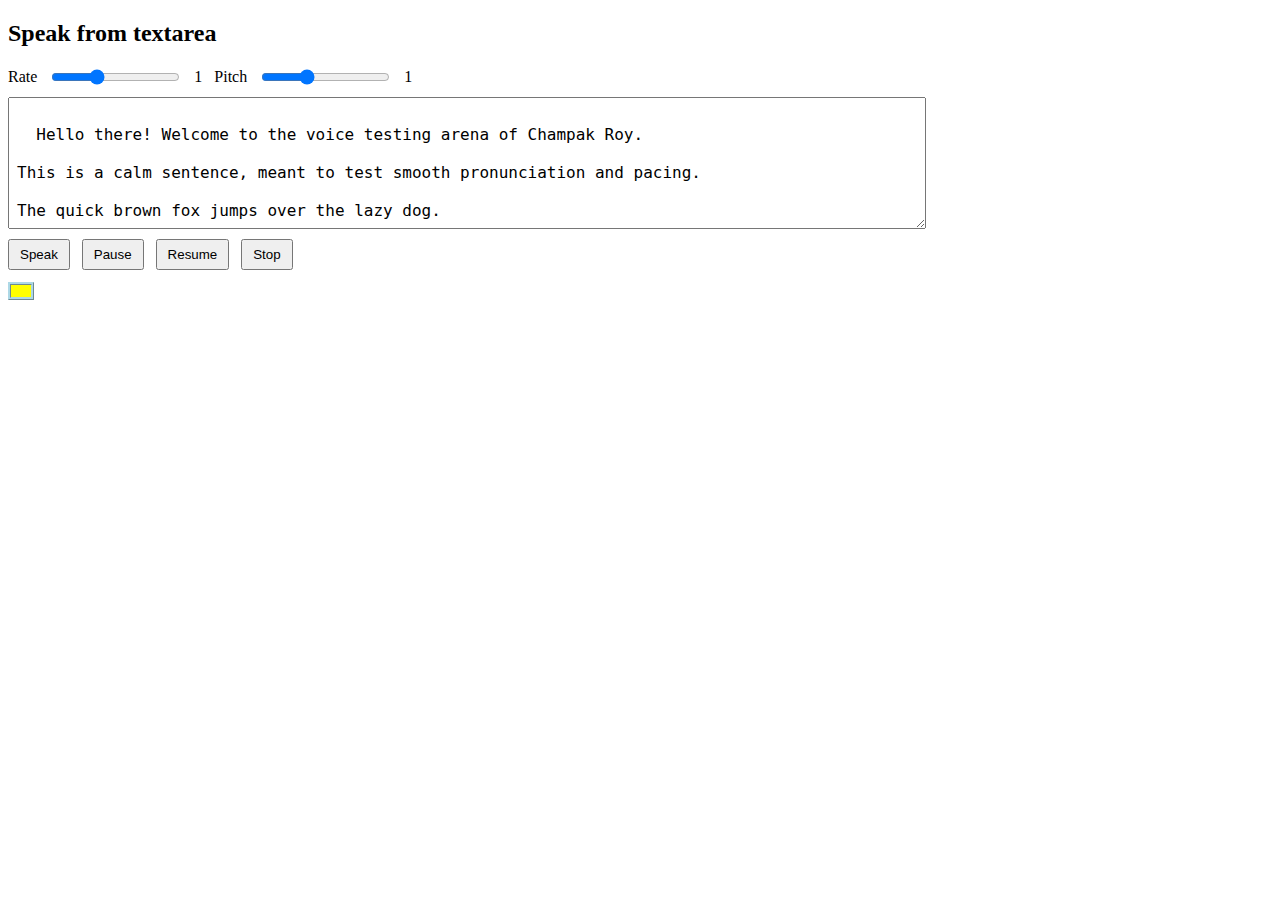
<file: tester.html>
<!DOCTYPE html>
<html lang="en">

<head>
  <meta charset="utf-8" />
  <meta name="viewport" content="width=device-width, initial-scale=1" />
  <title>Tutorials-Tester</title>
  <link rel="stylesheet" href="teacher.css" />
</head>

<body>
  <h2>Speak from textarea</h2>

  <div class="controls-row">
    <label for="rate">Rate</label>
    <input id="rate" type="range" min="0.5" max="2" step="0.1" value="1">
    <span id="rateVal">1</span>

    <label for="pitch">Pitch</label>
    <input id="pitch" type="range" min="0.5" max="2" step="0.1" value="1">
    <span id="pitchVal">1</span>
  </div>

  <textarea id="textinput" rows="6"
    placeholder="Type sentences here — each line will be spoken as a sentence.">
  
  Hello there! Welcome to the voice testing arena of Champak Roy.

This is a calm sentence, meant to test smooth pronunciation and pacing.

The quick brown fox jumps over the lazy dog.

Peter Piper picked a peck of pickled peppers.

How much wood would a woodchuck chuck if a woodchuck could chuck wood?

Artificial Intelligence is not just smart — it's getting conversational!

Flutter, Django, and Firebase walked into a code bar... and started debugging each other.

Sometimes silence speaks louder than words... but not here, because I’m a talking machine.

Acha bhai, ab thoda Hindi English mix karte hain — kya aap sun rahe ho?

That’s it for now! Take a deep breath, stretch your fingers, and write some more amazing code.

  
  </textarea>

  <div class="buttons">
    <button id="speakBtn">Speak</button>
    <button id="pauseBtn">Pause</button>
    <button id="resumeBtn">Resume</button>
    <button id="stopBtn">Stop</button>
  </div>

  <div class="highlightwords" id="currentdiv"></div>
  <div id="dd"></div>

  <script src="tester.js"></script>
  <script>
    // wire UI to functions exposed by tester.js
    document.getElementById('speakBtn').addEventListener('click', () => {
      const text = document.getElementById('textinput').value;
      const rate = parseFloat(document.getElementById('rate').value);
      const pitch = parseFloat(document.getElementById('pitch').value);
      showText(text, { rate, pitch });
    });
    document.getElementById('pauseBtn').addEventListener('click', () => { pauseSpeech(); });
    document.getElementById('resumeBtn').addEventListener('click', () => { resumeSpeech(); });
    document.getElementById('stopBtn').addEventListener('click', () => { stopSpeech(); });

    // show slider values
    const rateEl = document.getElementById('rate');
    const pitchEl = document.getElementById('pitch');
    rateEl.addEventListener('input', () => document.getElementById('rateVal').textContent = rateEl.value);
    pitchEl.addEventListener('input', () => document.getElementById('pitchVal').textContent = pitchEl.value);
  </script>
</body>

</html>
</file>
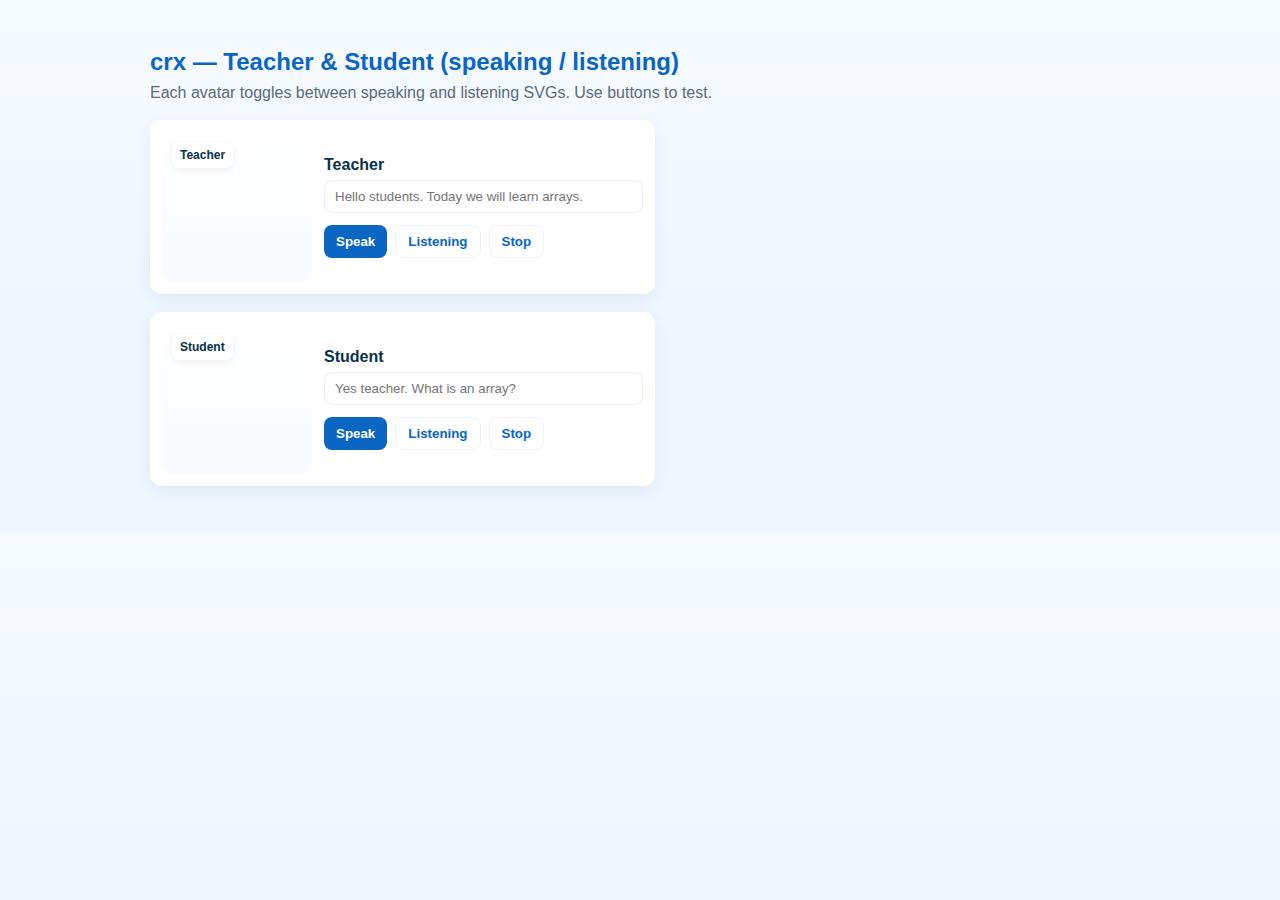
<file: testing/crx_two_avatars.html>
<!doctype html>
<html lang="en">
<head>
  <meta charset="utf-8" />
  <meta name="viewport" content="width=device-width, initial-scale=1" />
  <title>crx — Teacher & Student Avatars (speaking/listening)</title>
  <link rel="stylesheet" href="crx_two_avatars.css" />
</head>
<body>
  <div class="crx_page">
    <h2>crx — Teacher & Student (speaking / listening)</h2>
    <p class="crx_note">Each avatar toggles between speaking and listening SVGs. Use buttons to test.</p>

    <div class="crx_layout">
      <!-- Teacher -->
      <div class="crx_card" id="crx_card_teacher">
        <div class="crx_avatar_zone" id="crx_avatar_zone_teacher">
          <div class="crx_avatar_label">Teacher</div>
          <div id="crx_avatar_teacher_inner"></div>
        </div>
        <div class="crx_info">
          <p class="crx_title">Teacher</p>
          <input id="crx_teacher_text" class="crx_input"
            placeholder="Hello students. Today we will learn arrays." />
          <div class="crx_controls">
            <button class="crx_btn" id="crx_btn_teacher_speak">Speak</button>
            <button class="crx_btn ghost" id="crx_btn_teacher_listen">Listening</button>
            <button class="crx_btn ghost" id="crx_btn_teacher_stop">Stop</button>
          </div>
        </div>
      </div>

      <!-- Student -->
      <div class="crx_card" id="crx_card_student">
        <div class="crx_avatar_zone" id="crx_avatar_zone_student">
          <div class="crx_avatar_label">Student</div>
          <div id="crx_avatar_student_inner"></div>
        </div>
        <div class="crx_info">
          <p class="crx_title">Student</p>
          <input id="crx_student_text" class="crx_input"
            placeholder="Yes teacher. What is an array?" />
          <div class="crx_controls">
            <button class="crx_btn" id="crx_btn_student_speak">Speak</button>
            <button class="crx_btn ghost" id="crx_btn_student_listen">Listening</button>
            <button class="crx_btn ghost" id="crx_btn_student_stop">Stop</button>
          </div>
        </div>
      </div>
    </div>
  </div>

  <script src="crx_two_avatars.js"></script>
</body>
</html>
</file>
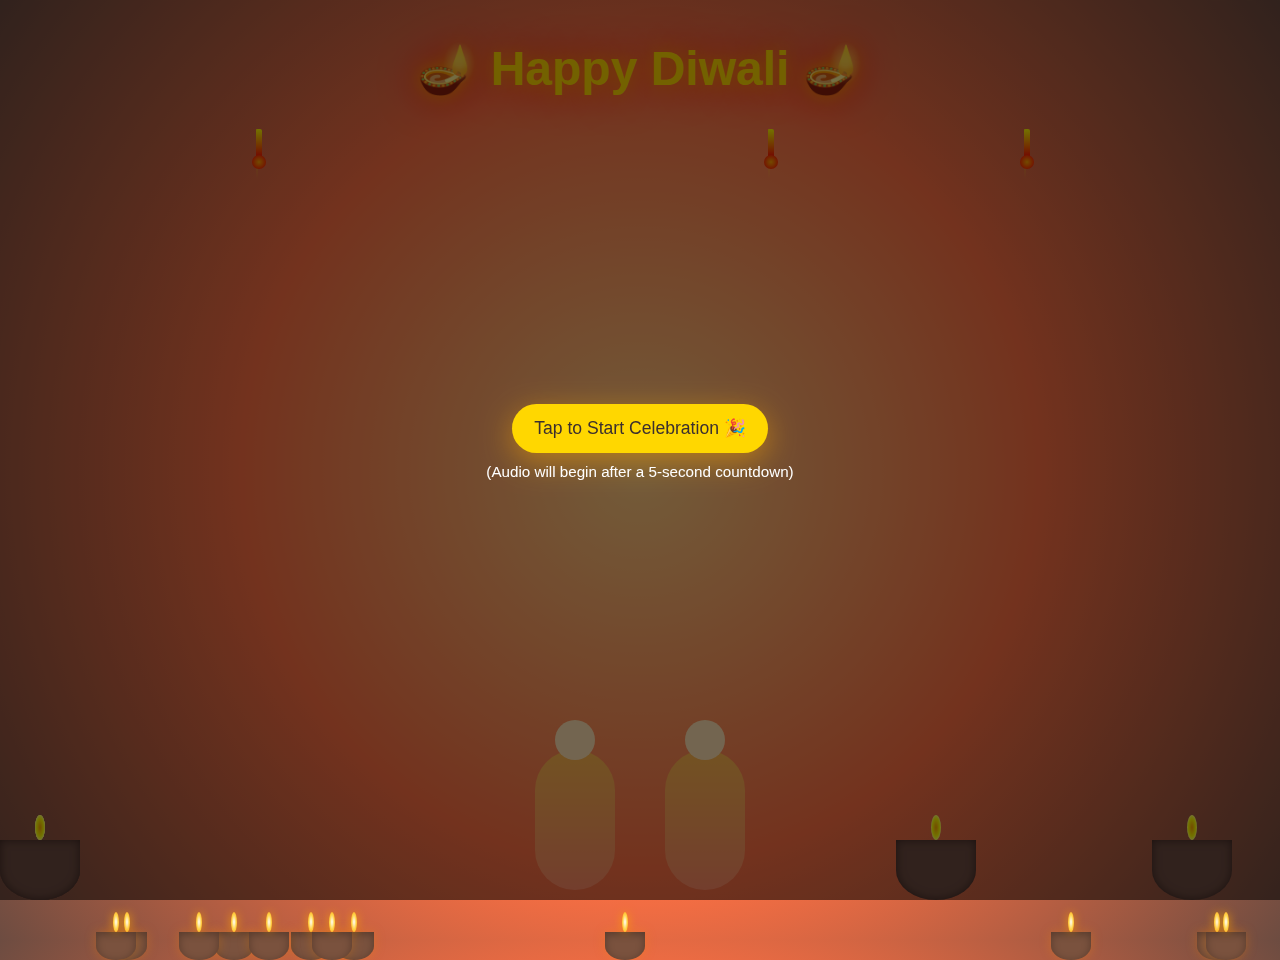
<file: testing/happydiwali.html>
<!DOCTYPE html>
<html lang="en">
<head>
  <meta charset="UTF-8" />
  <meta name="viewport" content="width=device-width, initial-scale=1.0" />
  <title>Happy Diwali</title>

  <style>
    body {
      margin: 0;
      height: 100vh;
      background: radial-gradient(circle at center, #ffcc80, #ff7043, #6d4c41);
      overflow: hidden;
      font-family: 'Poppins', sans-serif;
      color: white;
      text-align: center;
    }

    h1 {
      margin-top: 40px;
      font-size: 3em;
      color: gold;
      text-shadow: 0 0 20px orange, 0 0 40px red;
      animation: glow 2s infinite alternate;
    }

    @keyframes glow {
      from { text-shadow: 0 0 10px orange; }
      to { text-shadow: 0 0 30px yellow, 0 0 60px red; }
    }

    .lamp {
      position: absolute;
      bottom: 0;
      width: 80px;
      height: 60px;
      background: #6d4c41;
      border-radius: 0 0 50% 50%;
      box-shadow: 0 0 10px #3e2723 inset;
      overflow: visible;
      animation: flicker 1s infinite alternate;
    }

    .flame {
      position: absolute;
      top: -25px;
      left: 35px;
      width: 10px;
      height: 25px;
      background: radial-gradient(orange, yellow, white);
      border-radius: 50%;
      animation: flame 0.6s infinite alternate;
    }

    @keyframes flame {
      from { transform: scaleY(1); opacity: 0.9; }
      to { transform: scaleY(1.2); opacity: 1; }
    }

    @keyframes flicker {
      from { filter: brightness(1); }
      to { filter: brightness(1.3); }
    }

    .lamp:nth-child(1) { left: 10%; }
    .lamp:nth-child(2) { left: 30%; }
    .lamp:nth-child(3) { left: 50%; }
    .lamp:nth-child(4) { left: 70%; }
    .lamp:nth-child(5) { left: 90%; }

    .rocket {
      position: absolute;
      width: 6px;
      height: 30px;
      background: linear-gradient(to top, red, yellow);
      border-radius: 2px;
      animation: fireRocket 5s linear infinite;
    }

    .rocket::after {
      content: '';
      position: absolute;
      bottom: -10px;
      left: -4px;
      width: 14px;
      height: 14px;
      background: radial-gradient(orange, red);
      border-radius: 50%;
      animation: spark 0.2s infinite alternate;
    }

    .trail {
      position: absolute;
      width: 2px;
      height: 50px;
      background: linear-gradient(to bottom, rgba(255,255,0,0.8), rgba(255,0,0,0));
      opacity: 0.8;
      animation: trailMove 5s linear infinite;
    }

    @keyframes fireRocket {
      0% { bottom: 0; opacity: 1; transform: translateX(0); }
      70% { opacity: 1; }
      100% { bottom: 100vh; opacity: 0; transform: translateX(50px); }
    }

    @keyframes trailMove {
      0% { bottom: 0; opacity: 1; }
      100% { bottom: 100vh; opacity: 0; }
    }

    @keyframes spark {
      from { opacity: 0.7; transform: scale(1); }
      to { opacity: 1; transform: scale(1.2); }
    }

    .children {
      position: absolute;
      bottom: 10px;
      width: 100%;
      display: flex;
      justify-content: center;
      gap: 50px;
      animation: bounce 2s infinite ease-in-out;
      z-index: 3;
    }

    .child {
      width: 80px;
      height: 140px;
      background: linear-gradient(to bottom, #ffb74d, #ff8a65);
      border-radius: 40px;
      position: relative;
    }

    .child::before {
      content: '';
      position: absolute;
      top: -30px;
      left: 20px;
      width: 40px;
      height: 40px;
      background: #ffe0b2;
      border-radius: 50%;
    }

    @keyframes bounce {
      0%, 100% { transform: translateY(0); }
      50% { transform: translateY(-10px); }
    }

    .cracker {
      position: absolute;
      width: 6px;
      height: 6px;
      background: yellow;
      border-radius: 50%;
      opacity: 0;
      animation: explode 2s infinite;
    }

    @keyframes explode {
      0% { transform: scale(0); opacity: 1; }
      50% { transform: scale(2); opacity: 1; }
      100% { transform: scale(3); opacity: 0; }
    }

    .burst {
      position: absolute;
      width: 10px;
      height: 10px;
      border-radius: 50%;
      opacity: 0;
      animation: burst 3s infinite ease-out;
    }

    @keyframes burst {
      0% { transform: scale(0); opacity: 1; }
      50% { transform: scale(1.5); opacity: 1; }
      100% { transform: scale(2.5); opacity: 0; }
    }

    #countdown {
      position: fixed;
      top: 20px;
      left: 50%;
      transform: translateX(-50%);
      background: rgba(0,0,0,0.5);
      padding: 10px 20px;
      border-radius: 20px;
      font-size: 1.5em;
      color: gold;
      box-shadow: 0 0 10px orange;
      animation: fade 1s infinite alternate;
      z-index: 5;
      display: none;
    }

    #wishes {
      position: fixed;
      top: 50%;
      left: 50%;
      transform: translate(-50%, -50%);
      font-size: 2em;
      color: gold;
      text-shadow: 0 0 15px orange, 0 0 30px red;
      opacity: 0;
      z-index: 4;
      display: none;
      text-align: center;
    }

    @keyframes fade {
      from { opacity: 1; }
      to { opacity: 0.6; }
    }

    /* Fade animation for rotating wishes */
    @keyframes fadeInOut {
      0% { opacity: 0; transform: translate(-50%, -50%) scale(0.98); }
      10% { opacity: 1; transform: translate(-50%, -50%) scale(1); }
      90% { opacity: 1; transform: translate(-50%, -50%) scale(1); }
      100% { opacity: 0; transform: translate(-50%, -50%) scale(1.02); }
    }
    #wishes.show {
      animation: fadeInOut 3.5s ease-in-out forwards;
    }

    .mini-diya {
      position: absolute;
      bottom: -60px;
      width: 40px;
      height: 28px;
      border-radius: 0 0 50% 50%;
      background: #7a523e;
      box-shadow: 0 2px 8px rgba(0,0,0,0.3) inset, 0 0 12px rgba(255,140,0,0.3);
      z-index: 2;
      animation: floatUp 12s linear infinite, sway 2s ease-in-out infinite alternate;
    }
    .mini-diya::before {
      content: '';
      position: absolute;
      top: -20px; left: 17px;
      width: 6px; height: 20px;
      border-radius: 50% 50% 45% 45%;
      background: radial-gradient(ellipse at center, #fff 0%, #ffd54f 50%, #ff9800 100%);
      filter: blur(0.2px);
      animation: tinyFlame 0.7s infinite alternate;
      box-shadow: 0 0 10px rgba(255,165,0,0.8);
    }
    @keyframes floatUp {
      0% { transform: translateY(0); opacity: 0; }
      10% { opacity: 1; }
      90% { opacity: 1; }
      100% { transform: translateY(-110vh); opacity: 0; }
    }
    @keyframes sway { from { transform: translateX(-3px); } to { transform: translateX(3px); } }
    @keyframes tinyFlame { from { transform: scaleY(1); } to { transform: scaleY(1.2); } }

    .sparkle {
      position: fixed;
      top: -10px;
      width: 3px;
      height: 3px;
      border-radius: 50%;
      background: rgba(255,255,255,0.9);
      box-shadow: 0 0 8px rgba(255,255,200,0.8);
      z-index: 1;
      animation-name: fall, twinkle;
      animation-timing-function: linear, ease-in-out;
      animation-iteration-count: infinite, infinite;
    }
    @keyframes fall { to { transform: translateY(110vh); } }
    @keyframes twinkle { 0%,100% { opacity: 0.2; } 50% { opacity: 1; } }

    #overlay {
      position: fixed;
      inset: 0;
      background: rgba(0,0,0,0.55);
      display: flex;
      align-items: center;
      justify-content: center;
      z-index: 9999;
    }
    #overlay button {
      background: gold;
      color: #3b2f2f;
      border: none;
      padding: 14px 22px;
      font-size: 1.1rem;
      border-radius: 999px;
      box-shadow: 0 8px 30px rgba(255,165,0,0.5);
      cursor: pointer;
    }
    #overlay p { color: #fff; font-size: .95rem; margin-top: 10px; text-align:center; }
  </style>
</head>
<body>
  <h1>🪔 Happy Diwali 🪔</h1>
  <div id="countdown">Music starts in 5...</div>
  <div id="wishes">✨ May your life be filled with light, love, and joy! ✨</div>

  <div class="lamp"><div class="flame"></div></div>
  <div class="lamp"><div class="flame"></div></div>
  <div class="lamp"><div class="flame"></div></div>
  <div class="lamp"><div class="flame"></div></div>
  <div class="lamp"><div class="flame"></div></div>

  <div class="children">
    <div class="child"></div>
    <div class="child"></div>
  </div>

  <div class="trail" style="left: 20%; animation-delay: 1s;"></div>
  <div class="trail" style="left: 60%; animation-delay: 2s;"></div>
  <div class="trail" style="left: 80%; animation-delay: 3s;"></div>

  <div class="rocket" style="left: 20%; animation-delay: 1s;"></div>
  <div class="rocket" style="left: 60%; animation-delay: 2s;"></div>
  <div class="rocket" style="left: 80%; animation-delay: 3s;"></div>

  <div class="cracker" style="top: 20%; left: 30%; animation-delay: 1s; background: red;"></div>
  <div class="cracker" style="top: 25%; left: 50%; animation-delay: 1.5s; background: blue;"></div>
  <div class="cracker" style="top: 15%; left: 70%; animation-delay: 2s; background: gold;"></div>
  <div class="cracker" style="top: 30%; left: 40%; animation-delay: 2.5s; background: lime;"></div>
  <div class="cracker" style="top: 18%; left: 60%; animation-delay: 3s; background: pink;"></div>

  <div class="burst" style="top: 10%; left: 40%; background: gold; animation-delay: 1.5s;"></div>
  <div class="burst" style="top: 12%; left: 65%; background: orange; animation-delay: 2s;"></div>
  <div class="burst" style="top: 8%; left: 55%; background: cyan; animation-delay: 2.5s;"></div>
  <div class="burst" style="top: 14%; left: 75%; background: magenta; animation-delay: 3s;"></div>

  <audio id="introMusic" preload="auto" crossorigin="anonymous">
    <source src="https://freepd.com/music/Adding%20the%20Sun.mp3" type="audio/mpeg" />
    <source src="https://freepd.com/music/Improved%20Ice%20Cream%20Truck.mp3" type="audio/mpeg" />
  </audio>

  <audio id="fireworks" loop preload="auto" crossorigin="anonymous">
    <source src="https://upload.wikimedia.org/wikipedia/commons/7/71/Fireworks.ogg" type="audio/ogg" />
  </audio>

  <div id="overlay">
    <div>
      <button id="startBtn">Tap to Start Celebration 🎉</button>
      <p>(Audio will begin after a 5-second countdown)</p>
    </div>
  </div>

  <script>
    const introMusic = document.getElementById('introMusic');
    const fireworks = document.getElementById('fireworks');
    const countdown = document.getElementById('countdown');
    const wishes = document.getElementById('wishes');
    const overlay = document.getElementById('overlay');
    const startBtn = document.getElementById('startBtn');

    let wishesInterval = null;
    const WISH_DURATION = 3500;
    const WISH_MESSAGES = [
      "✨ May your life be filled with light, love, and joy! ✨",
      "🪔 Wishing you prosperity, health, and happiness! 🪔",
      "🎆 Have a bright, safe, and sparkly Diwali! 🎆"
    ];

    function startRotatingWishes() {
      let i = 0;
      wishes.style.display = 'block';
      const showNext = () => {
        wishes.textContent = WISH_MESSAGES[i];
        wishes.classList.remove('show');
        void wishes.offsetWidth;
        wishes.classList.add('show');
        i = (i + 1) % WISH_MESSAGES.length;
      };
      showNext();
      wishesInterval = setInterval(showNext, WISH_DURATION);
    }

    try {
      introMusic.muted = true;
      fireworks.muted = true;
      introMusic.play().catch(()=>{});
      fireworks.play().catch(()=>{});
      introMusic.pause();
      fireworks.pause();
    } catch(e) {}

    function startCountdownAndPlay(){
      overlay.style.display = 'none';
      countdown.style.display = 'block';
      wishes.style.display = 'none';
      let timeLeft = 5;
      countdown.textContent = `Music starts in ${timeLeft}...`;
      const timer = setInterval(() => {
        timeLeft--;
        countdown.textContent = `Music starts in ${timeLeft}...`;
        if (timeLeft === 0) {
          clearInterval(timer);
          countdown.remove();
          startRotatingWishes();
          introMusic.muted = false;
          fireworks.muted = false;
          Promise.allSettled([introMusic.play(), fireworks.play()]).then(results => {
            const failed = results.some(r => r.status === 'rejected');
            if (failed) overlay.style.display = 'flex';
          });
        }
      }, 1000);
    }

    startBtn.addEventListener('click', startCountdownAndPlay);
    ['keydown','pointerdown','touchstart'].forEach(evt => {
      document.addEventListener(evt, function once(){
        document.removeEventListener(evt, once, {capture:false});
        if (overlay.style.display !== 'none') startCountdownAndPlay();
      }, {passive:true});
    });

    const createSparkles = (count = 70) => {
      for (let i = 0; i < count; i++) {
        const s = document.createElement('div');
        s.className = 'sparkle';
        const left = Math.random() * 100;
        const delay = Math.random() * 5;
        const duration = 6 + Math.random() * 6;
        s.style.left = left + 'vw';
        s.style.animationDuration = duration + 's, 1.5s';
        s.style.animationDelay = delay + 's, ' + (delay/2).toFixed(2) + 's';
        document.body.appendChild(s);
      }
    };

    const createMiniDiyas = (count = 12) => {
      for (let i = 0; i < count; i++) {
        const d = document.createElement('div');
        d.className = 'mini-diya';
        const left = 5 + Math.random() * 90;
        const delay = Math.random() * 8;
        const duration = 10 + Math.random() * 8;
        d.style.left = left + 'vw';
        d.style.animationDelay = delay + 's, ' + (Math.random()*1.5).toFixed(2) + 's';
        d.style.animationDuration = duration + 's, 2s';
        document.body.appendChild(d);
      }
    };

    createSparkles(70);
    createMiniDiyas(12);
  </script>
</body>
</html>
</file>
<file: teacher.css>
.highlightwords {
    border-color: lightblue;
    border-style: ridge;
    background-color: yellow;
    width: fit-content;
    padding: 6px 10px;
    margin-bottom: 10px;
    font-weight: bold;
    font-size: 1.05rem;
}

.defaultwords {
    color: blue;
    display: inline-block;
    margin: 4px;
    padding: 4px 8px;
    border-radius: 6px;
    background: rgba(0,0,0,0.03);
}

.currentword {
    background: orange;
    color: white;
    transform: scale(1.03);
    box-shadow: 0 2px 6px rgba(0,0,0,0.15);
}

textarea#textinput {
    width: 90%;
    max-width: 900px;
    display: block;
    margin: 10px 0;
    padding: 8px;
    font-size: 1rem;
}

.buttons { margin-bottom: 12px; }
.buttons button { margin-right: 8px; padding: 6px 10px; }

.controls-row { display:flex; gap:12px; align-items:center; flex-wrap:wrap; margin-bottom:8px; }
.controls-row input[type="range"] { vertical-align: middle; }
</file>
<file: testing/crx_two_avatars.css>
:root {
  --bg: #f6fbff;
  --card: #ffffff;
  --accent: #0a66c2;
  --muted: #5b6b7a;
}

body {
  margin: 0;
  font-family: Inter, "Segoe UI", Arial, sans-serif;
  background: linear-gradient(180deg, var(--bg), #eef6ff 60%);
  color: #08314b;
  -webkit-font-smoothing: antialiased;
}

.crx_page {
  max-width: 980px;
  margin: 28px auto;
  padding: 20px;
}

h2 {
  margin: 0 0 8px;
  color: var(--accent);
}

.crx_note {
  margin: 6px 0 18px;
  color: var(--muted);
}

.crx_layout {
  display: flex;
  gap: 18px;
  flex-wrap: wrap;
  align-items: flex-start;
}

/* Card */
.crx_card {
  background: var(--card);
  border-radius: 12px;
  padding: 12px;
  box-shadow: 0 6px 18px rgba(3, 19, 40, 0.06);
  width: calc(50% - 9px);
  min-width: 260px;
  display: flex;
  gap: 12px;
  align-items: center;
}

.crx_avatar_zone {
  width: 150px;
  height: 150px;
  border-radius: 12px;
  position: relative;
  overflow: hidden;
  display: flex;
  align-items: center;
  justify-content: center;
  background: linear-gradient(180deg, #ffffff, #f7fbff);
  transition: transform 0.3s ease;
}

.crx_avatar_label {
  position: absolute;
  left: 10px;
  top: 10px;
  background: rgba(255, 255, 255, 0.85);
  padding: 6px 8px;
  border-radius: 8px;
  font-weight: 700;
  font-size: 12px;
  color: #05314b;
  box-shadow: 0 2px 8px rgba(0, 0, 0, 0.06);
}

.crx_speaking {
  transform: scale(1.06);
  box-shadow: 0 10px 30px rgba(0, 102, 204, 0.16);
}

.crx_listening {
  transform: scale(1);
}

/* Info panel */
.crx_info {
  flex: 1;
  min-width: 0;
}

.crx_title {
  margin: 0 0 6px;
  font-weight: 700;
}

.crx_input {
  padding: 8px 10px;
  border-radius: 8px;
  border: 1px solid #e6eef9;
  width: 100%;
  box-sizing: border-box;
}

.crx_controls {
  display: flex;
  gap: 8px;
  flex-wrap: wrap;
  margin-top: 12px;
}

.crx_btn {
  padding: 8px 12px;
  border-radius: 8px;
  border: 0;
  cursor: pointer;
  font-weight: 700;
  background: var(--accent);
  color: #fff;
}

.crx_btn.ghost {
  background: transparent;
  color: var(--accent);
  border: 1px solid rgba(10, 102, 194, 0.08);
}

@media (max-width: 720px) {
  .crx_card {
    width: 100%;
  }

  .crx_avatar_zone {
    width: 120px;
    height: 120px;
  }
}

/* animation for sound waves */
.crx_wave {
  transform-origin: center;
  animation: crx_wave_anim 1100ms infinite;
}

@keyframes crx_wave_anim {
  0% {
    opacity: 0.9;
    transform: scale(0.8);
  }
  60% {
    opacity: 0.35;
    transform: scale(1.2);
  }
  100% {
    opacity: 0;
    transform: scale(1.7);
  }
}
</file>
